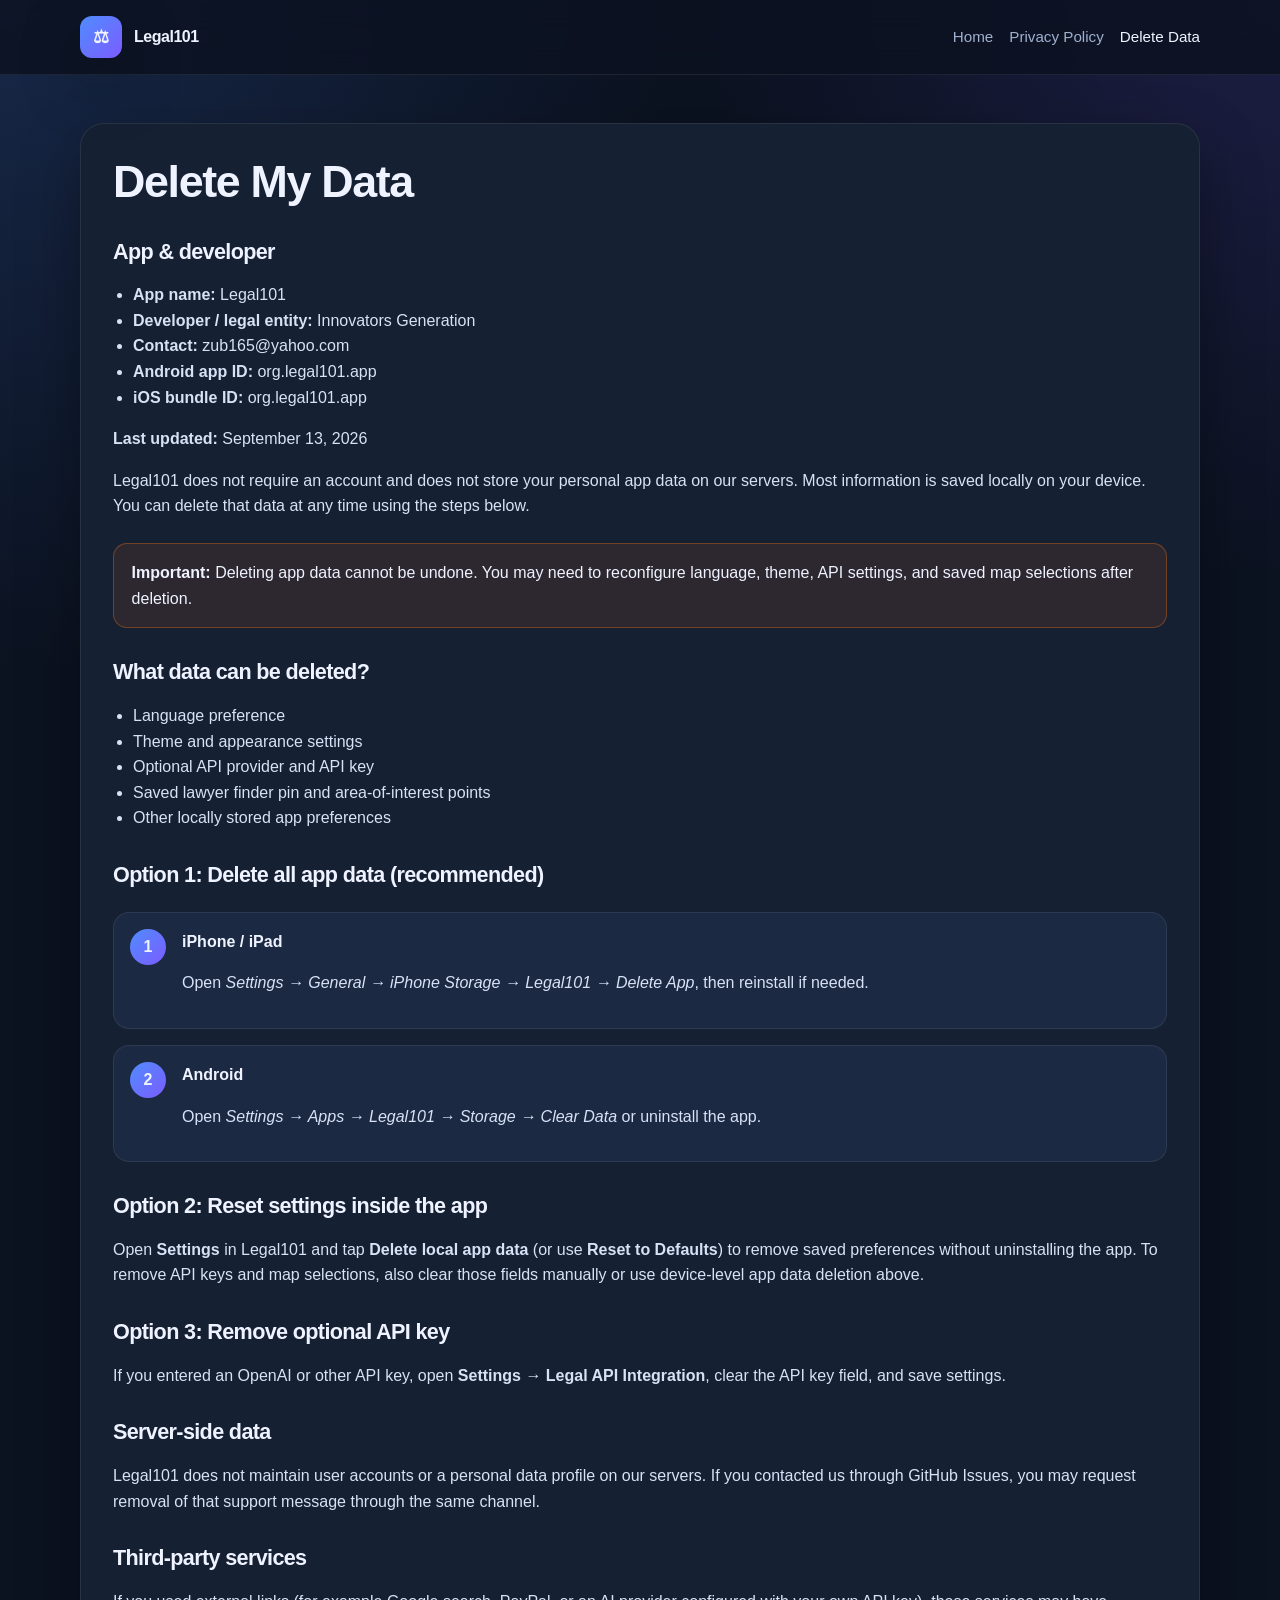
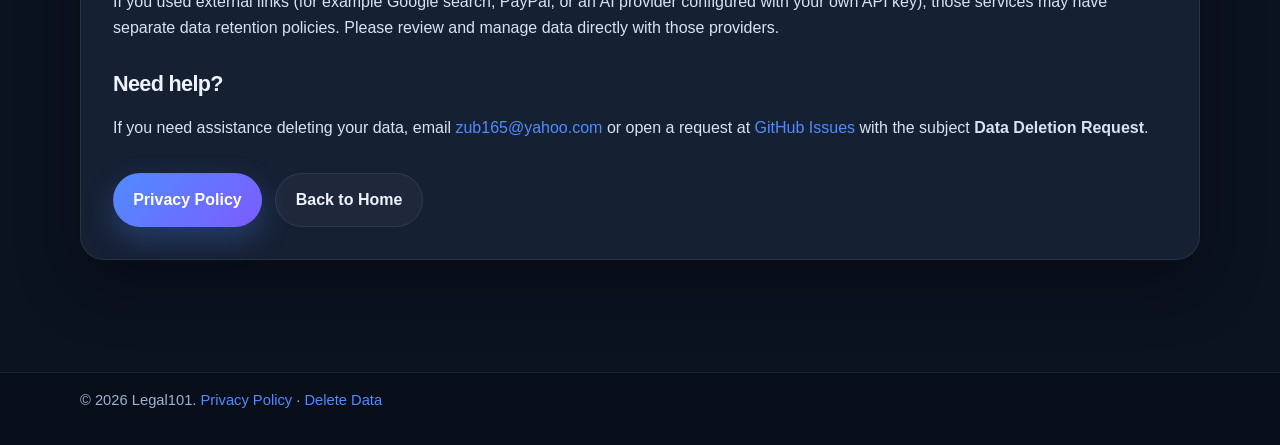
<file: delete.html>
<!DOCTYPE html>
<html lang="en">
<head>
  <meta charset="UTF-8">
  <meta name="viewport" content="width=device-width, initial-scale=1.0">
  <meta name="description" content="How to delete your data from the Legal101 mobile app.">
  <title>Delete My Data | Legal101</title>
  <link rel="stylesheet" href="website.css">
</head>
<body>
  <header class="site-header">
    <div class="container nav">
      <a class="brand" href="modern-website.html">
        <span class="brand-badge">⚖</span>
        <span>Legal101</span>
      </a>
      <nav class="nav-links" aria-label="Primary">
        <a href="modern-website.html">Home</a>
        <a href="privacy.html">Privacy Policy</a>
        <a class="active" href="delete.html">Delete Data</a>
      </nav>
    </div>
  </header>

  <main class="legal-page">
    <div class="container legal-shell">
      <h1>Delete My Data</h1>

      <h2>App &amp; developer</h2>
      <ul>
        <li><strong>App name:</strong> Legal101</li>
        <li><strong>Developer / legal entity:</strong> Innovators Generation</li>
        <li><strong>Contact:</strong> zub165@yahoo.com</li>
        <li><strong>Android app ID:</strong> org.legal101.app</li>
        <li><strong>iOS bundle ID:</strong> org.legal101.app</li>
      </ul>

      <p><strong>Last updated:</strong> September 13, 2026</p>
      <p>
        Legal101 does not require an account and does not store your personal app data on our servers.
        Most information is saved locally on your device. You can delete that data at any time using the steps below.
      </p>

      <div class="callout callout-warning">
        <strong>Important:</strong> Deleting app data cannot be undone. You may need to reconfigure language,
        theme, API settings, and saved map selections after deletion.
      </div>

      <h2>What data can be deleted?</h2>
      <ul>
        <li>Language preference</li>
        <li>Theme and appearance settings</li>
        <li>Optional API provider and API key</li>
        <li>Saved lawyer finder pin and area-of-interest points</li>
        <li>Other locally stored app preferences</li>
      </ul>

      <h2>Option 1: Delete all app data (recommended)</h2>
      <div class="steps">
        <div class="step">
          <div class="step-num">1</div>
          <div>
            <strong>iPhone / iPad</strong>
            <p>Open <em>Settings → General → iPhone Storage → Legal101 → Delete App</em>, then reinstall if needed.</p>
          </div>
        </div>
        <div class="step">
          <div class="step-num">2</div>
          <div>
            <strong>Android</strong>
            <p>Open <em>Settings → Apps → Legal101 → Storage → Clear Data</em> or uninstall the app.</p>
          </div>
        </div>
      </div>

      <h2>Option 2: Reset settings inside the app</h2>
      <p>
        Open <strong>Settings</strong> in Legal101 and tap <strong>Delete local app data</strong> (or use <strong>Reset to Defaults</strong>) to remove saved preferences
        without uninstalling the app. To remove API keys and map selections, also clear those fields manually
        or use device-level app data deletion above.
      </p>

      <h2>Option 3: Remove optional API key</h2>
      <p>
        If you entered an OpenAI or other API key, open <strong>Settings → Legal API Integration</strong>,
        clear the API key field, and save settings.
      </p>

      <h2>Server-side data</h2>
      <p>
        Legal101 does not maintain user accounts or a personal data profile on our servers.
        If you contacted us through GitHub Issues, you may request removal of that support message
        through the same channel.
      </p>

      <h2>Third-party services</h2>
      <p>
        If you used external links (for example Google search, PayPal, or an AI provider configured with your own API key),
        those services may have separate data retention policies. Please review and manage data directly with those providers.
      </p>

      <h2>Need help?</h2>
      <p>
        If you need assistance deleting your data, email
        <a href="mailto:zub165@yahoo.com">zub165@yahoo.com</a>
        or open a request at
        <a href="https://github.com/zub165/legal101/issues" target="_blank" rel="noopener noreferrer">GitHub Issues</a>
        with the subject <strong>Data Deletion Request</strong>.
      </p>

      <div class="hero-actions" style="margin-top: 2rem;">
        <a class="btn btn-primary" href="privacy.html">Privacy Policy</a>
        <a class="btn btn-secondary" href="modern-website.html">Back to Home</a>
      </div>
    </div>
  </main>

  <footer class="site-footer">
    <div class="container copyright">
      &copy; <span id="year"></span> Legal101. <a href="privacy.html">Privacy Policy</a> · <a href="delete.html">Delete Data</a>
    </div>
  </footer>

  <script>
    document.getElementById('year').textContent = new Date().getFullYear();
  </script>
</body>
</html>
</file>
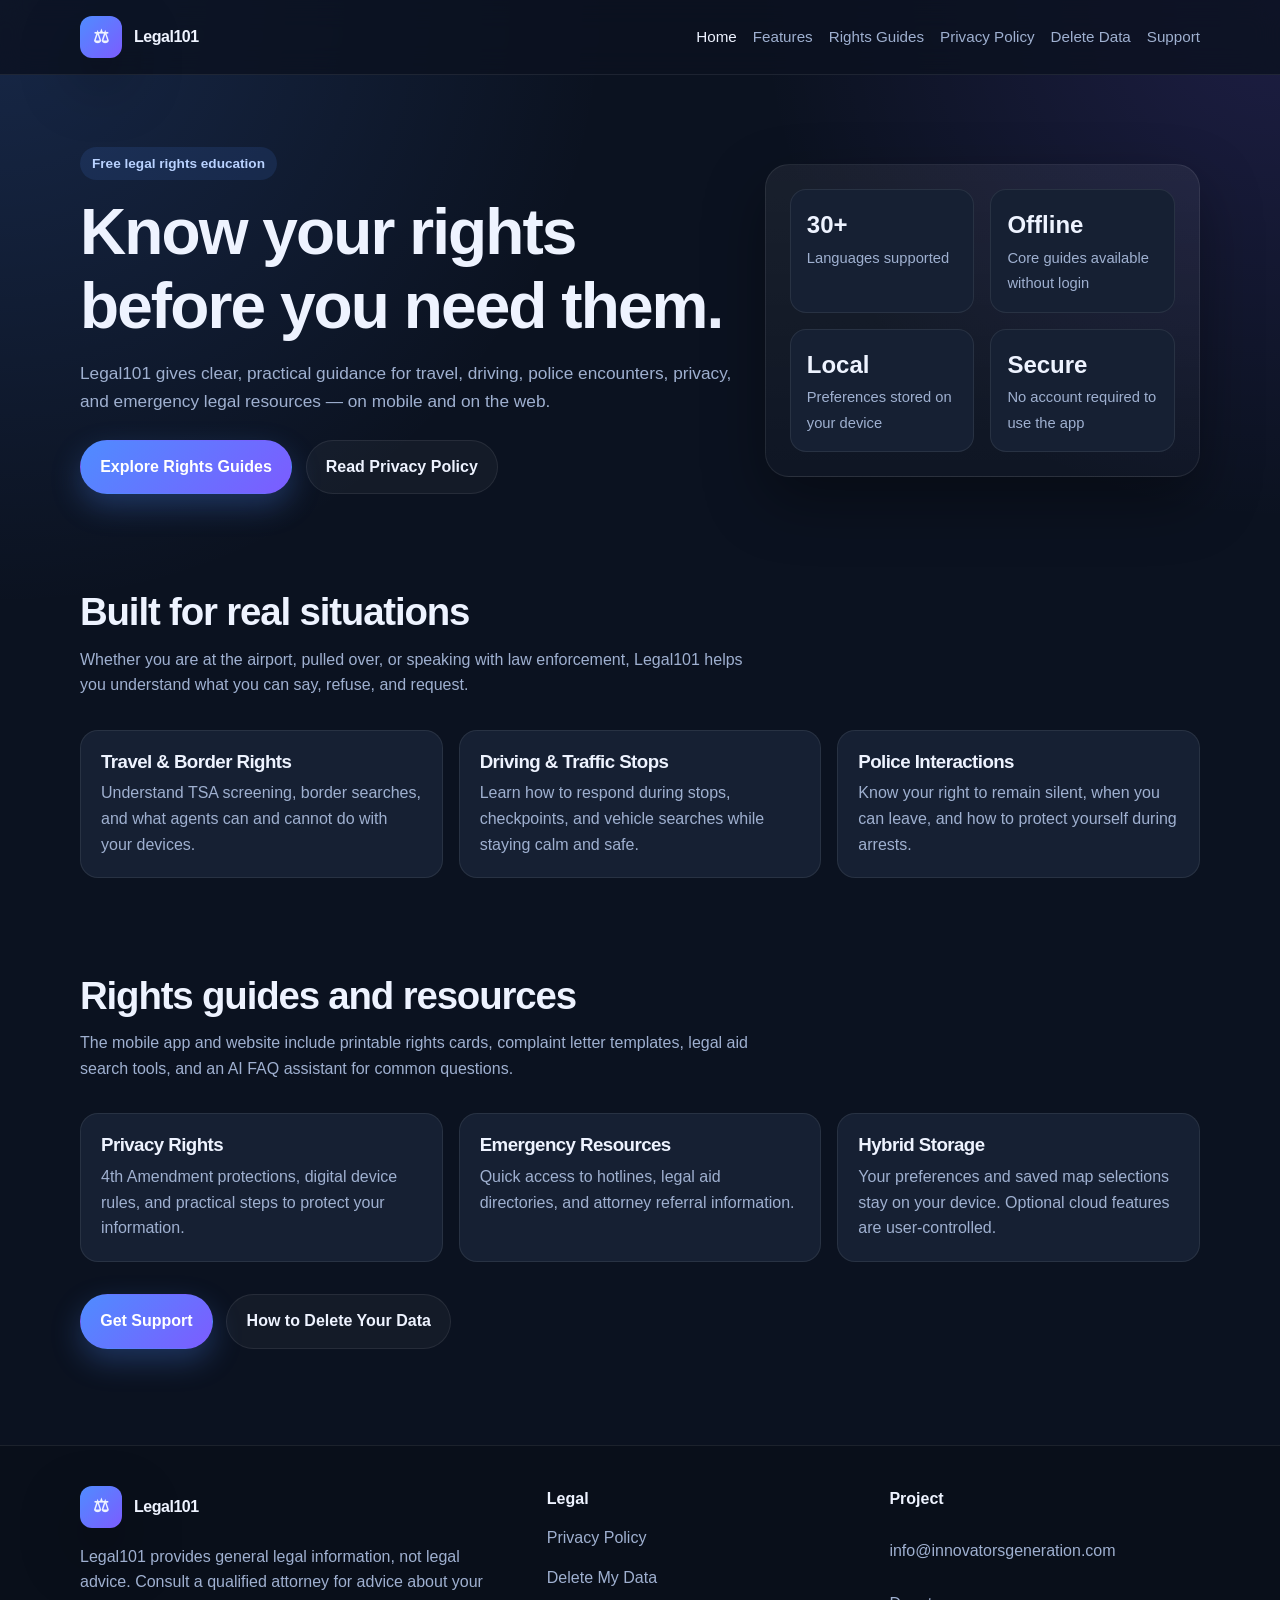
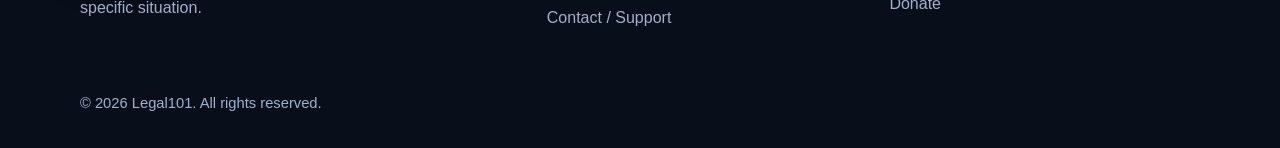
<file: modern-website.html>
<!DOCTYPE html>
<html lang="en">
<head>
  <meta charset="UTF-8">
  <meta name="viewport" content="width=device-width, initial-scale=1.0">
  <meta name="description" content="Legal101 helps citizens understand and protect their constitutional rights during travel, driving, police interactions, and everyday situations.">
  <title>Legal101 | Know Your Rights</title>
  <link rel="stylesheet" href="website.css">
</head>
<body>
  <header class="site-header">
    <div class="container nav">
      <a class="brand" href="modern-website.html">
        <span class="brand-badge">⚖</span>
        <span>Legal101</span>
      </a>
      <nav class="nav-links" aria-label="Primary">
        <a class="active" href="modern-website.html">Home</a>
        <a href="#features">Features</a>
        <a href="#rights">Rights Guides</a>
        <a href="privacy.html">Privacy Policy</a>
        <a href="delete.html">Delete Data</a>
        <a href="support.html">Support</a>
      </nav>
    </div>
  </header>

  <main>
    <section class="hero">
      <div class="container hero-grid">
        <div>
          <span class="eyebrow">Free legal rights education</span>
          <h1>Know your rights before you need them.</h1>
          <p>
            Legal101 gives clear, practical guidance for travel, driving, police encounters,
            privacy, and emergency legal resources — on mobile and on the web.
          </p>
          <div class="hero-actions">
            <a class="btn btn-primary" href="#rights">Explore Rights Guides</a>
            <a class="btn btn-secondary" href="privacy.html">Read Privacy Policy</a>
          </div>
        </div>
        <aside class="hero-card" aria-label="Highlights">
          <div class="stat-grid">
            <div class="stat">
              <strong>30+</strong>
              <span>Languages supported</span>
            </div>
            <div class="stat">
              <strong>Offline</strong>
              <span>Core guides available without login</span>
            </div>
            <div class="stat">
              <strong>Local</strong>
              <span>Preferences stored on your device</span>
            </div>
            <div class="stat">
              <strong>Secure</strong>
              <span>No account required to use the app</span>
            </div>
          </div>
        </aside>
      </div>
    </section>

    <section class="section" id="features">
      <div class="container">
        <h2 class="section-title">Built for real situations</h2>
        <p class="section-subtitle">
          Whether you are at the airport, pulled over, or speaking with law enforcement,
          Legal101 helps you understand what you can say, refuse, and request.
        </p>
        <div class="cards">
          <article class="card">
            <h3>Travel &amp; Border Rights</h3>
            <p>Understand TSA screening, border searches, and what agents can and cannot do with your devices.</p>
          </article>
          <article class="card">
            <h3>Driving &amp; Traffic Stops</h3>
            <p>Learn how to respond during stops, checkpoints, and vehicle searches while staying calm and safe.</p>
          </article>
          <article class="card">
            <h3>Police Interactions</h3>
            <p>Know your right to remain silent, when you can leave, and how to protect yourself during arrests.</p>
          </article>
        </div>
      </div>
    </section>

    <section class="section" id="rights">
      <div class="container">
        <h2 class="section-title">Rights guides and resources</h2>
        <p class="section-subtitle">
          The mobile app and website include printable rights cards, complaint letter templates,
          legal aid search tools, and an AI FAQ assistant for common questions.
        </p>
        <div class="cards">
          <article class="card">
            <h3>Privacy Rights</h3>
            <p>4th Amendment protections, digital device rules, and practical steps to protect your information.</p>
          </article>
          <article class="card">
            <h3>Emergency Resources</h3>
            <p>Quick access to hotlines, legal aid directories, and attorney referral information.</p>
          </article>
          <article class="card">
            <h3>Hybrid Storage</h3>
            <p>Your preferences and saved map selections stay on your device. Optional cloud features are user-controlled.</p>
          </article>
        </div>
        <div class="hero-actions" style="margin-top: 2rem;">
          <a class="btn btn-primary" href="support.html">Get Support</a>
          <a class="btn btn-secondary" href="delete.html">How to Delete Your Data</a>
        </div>
      </div>
    </section>
  </main>

  <footer class="site-footer">
    <div class="container footer-grid">
      <div>
        <div class="brand" style="margin-bottom: 0.75rem;">
          <span class="brand-badge">⚖</span>
          <span>Legal101</span>
        </div>
        <p>
          Legal101 provides general legal information, not legal advice.
          Consult a qualified attorney for advice about your specific situation.
        </p>
      </div>
      <div class="footer-links">
        <strong>Legal</strong>
        <a href="privacy.html">Privacy Policy</a>
        <a href="delete.html">Delete My Data</a>
        <a href="support.html">Contact / Support</a>
      </div>
      <div class="footer-links">
        <strong>Project</strong>
        <a href="mailto:info@innovatorsgeneration.com">info@innovatorsgeneration.com</a>
        <a href="https://www.paypal.com/donate?business=WRZ8DYSUSX6PU&amp;no_recurring=0&amp;item_name=For+The+people+to+Protect+Rights&amp;currency_code=USD" target="_blank" rel="noopener noreferrer">Donate</a>
      </div>
    </div>
    <div class="container copyright">
      &copy; <span id="year"></span> Legal101. All rights reserved.
    </div>
  </footer>

  <script>
    document.getElementById('year').textContent = new Date().getFullYear();
  </script>
</body>
</html>
</file>
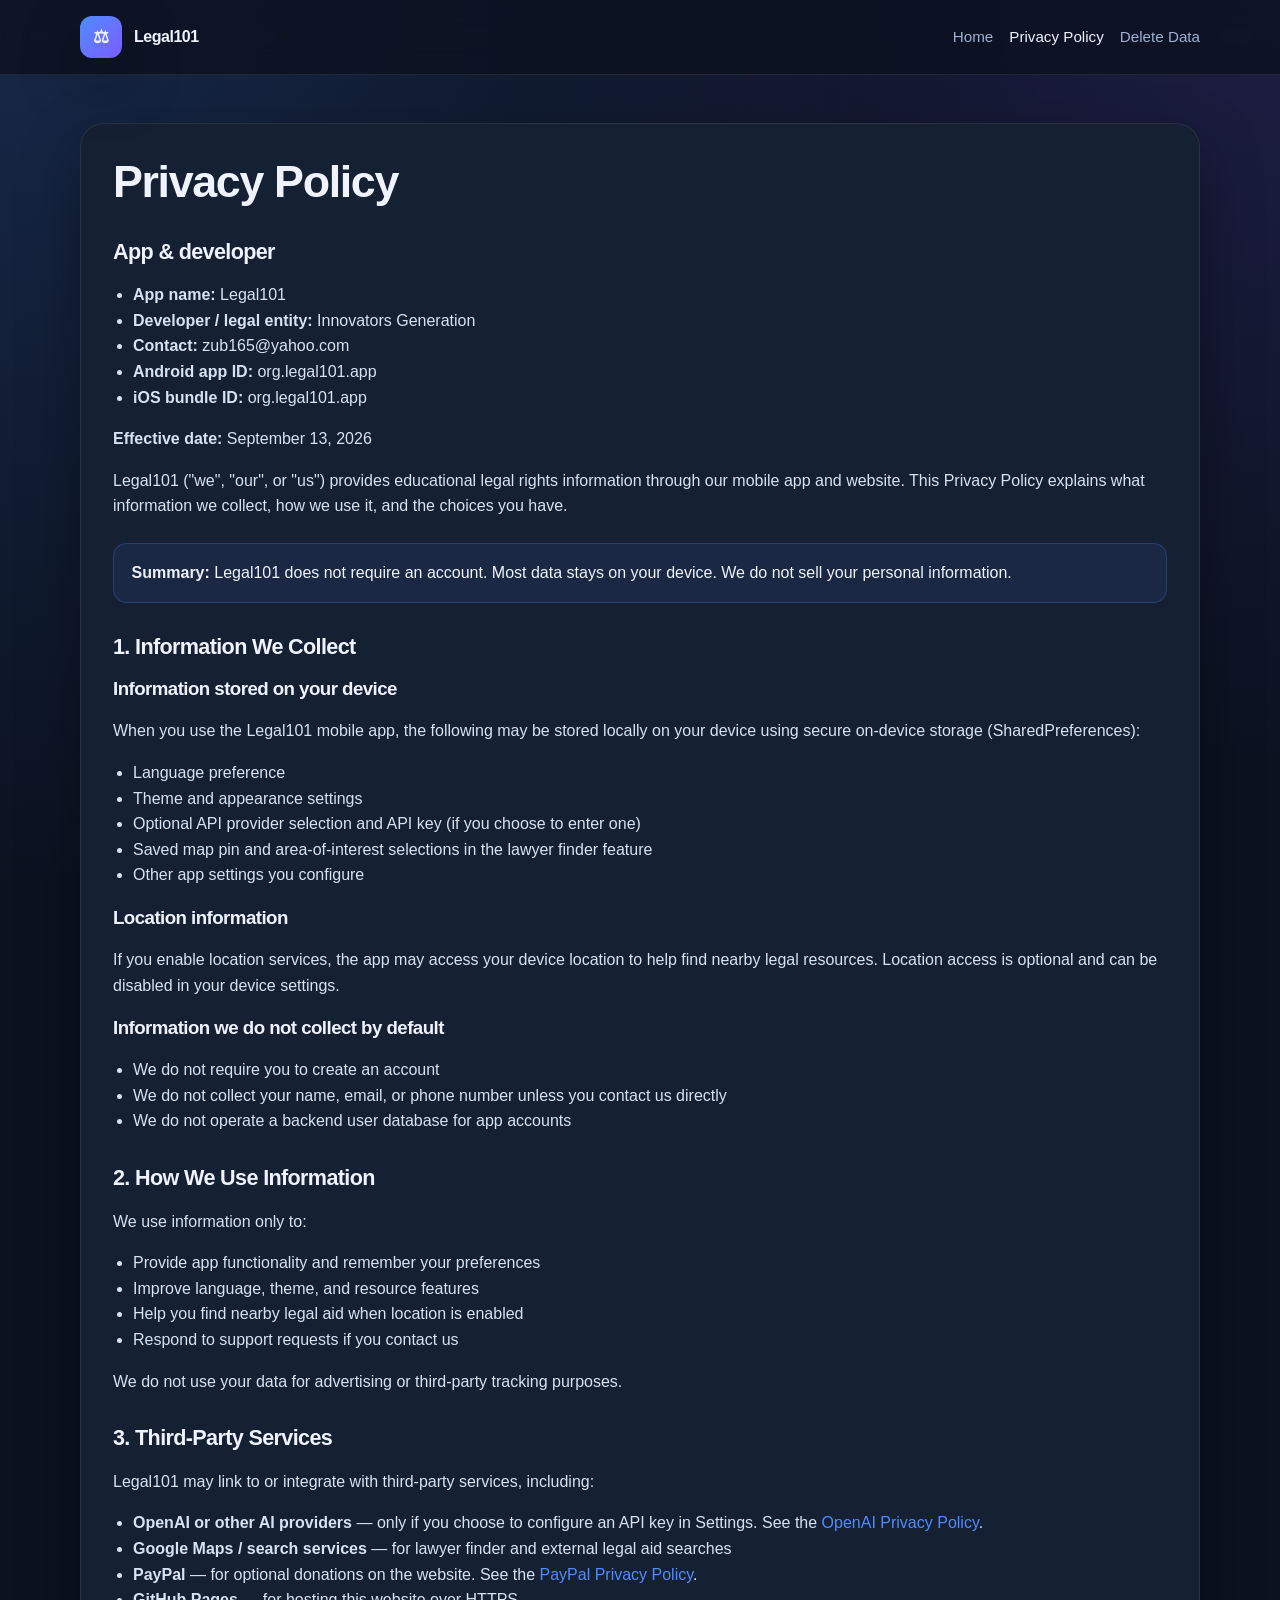
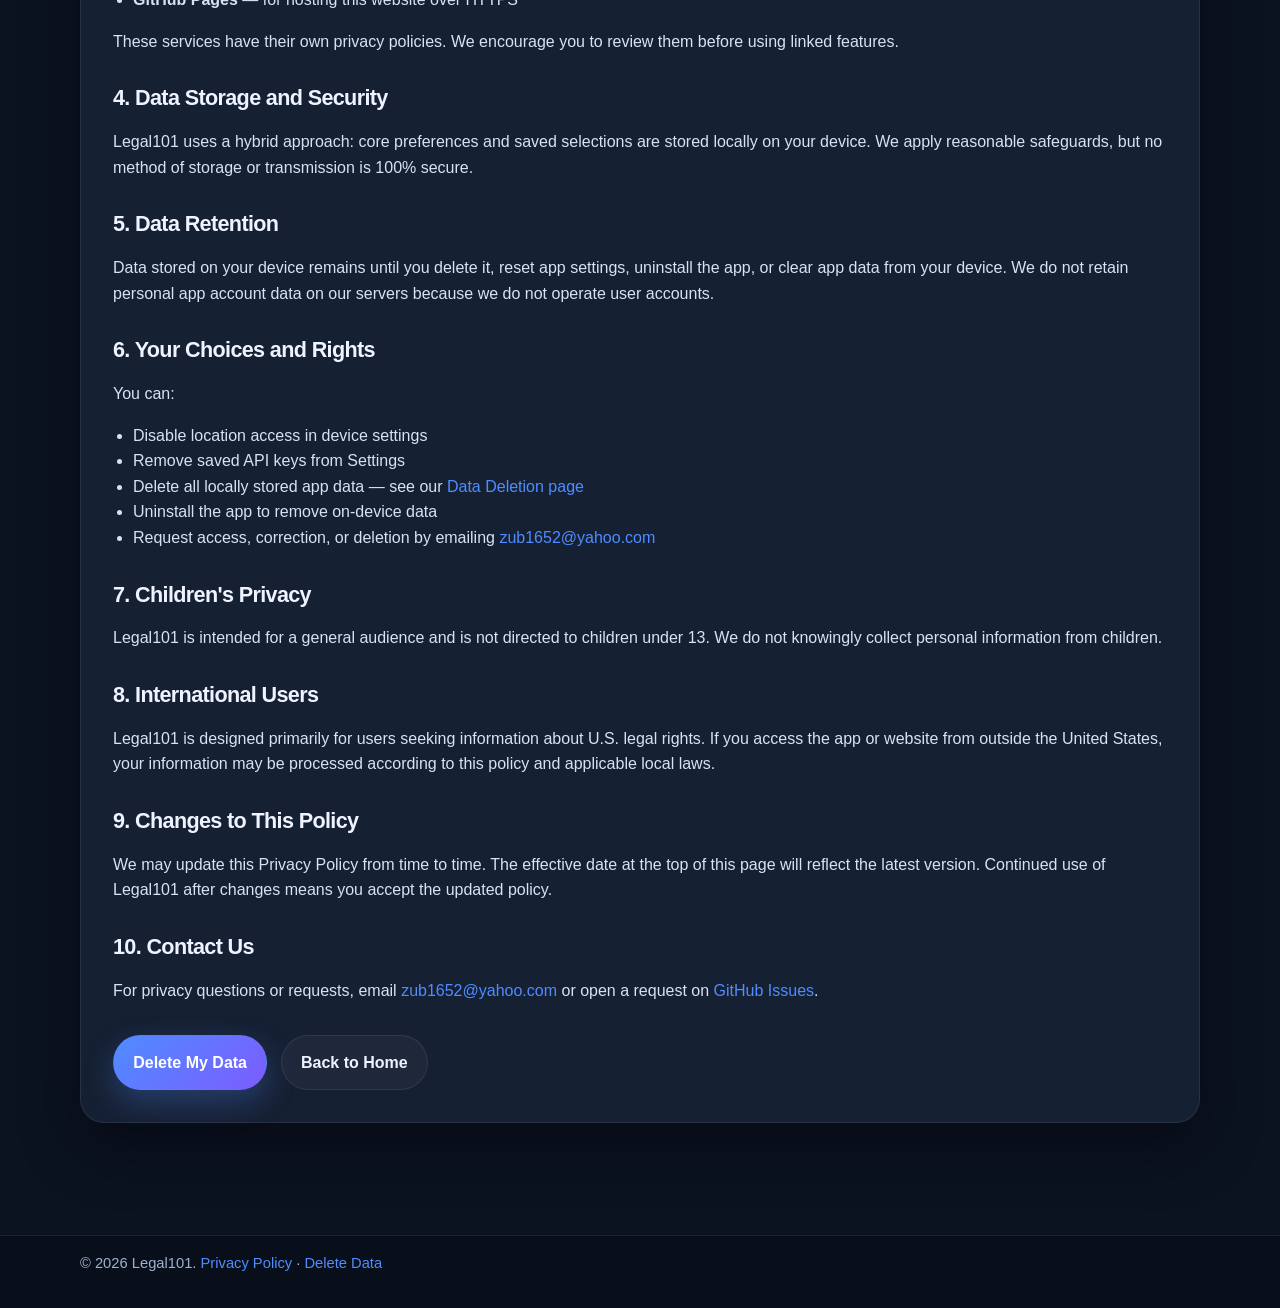
<file: privacy.html>
<!DOCTYPE html>
<html lang="en">
<head>
  <meta charset="UTF-8">
  <meta name="viewport" content="width=device-width, initial-scale=1.0">
  <meta name="description" content="Legal101 Privacy Policy - how we collect, use, and protect your information.">
  <title>Privacy Policy | Legal101</title>
  <link rel="stylesheet" href="website.css">
</head>
<body>
  <header class="site-header">
    <div class="container nav">
      <a class="brand" href="modern-website.html">
        <span class="brand-badge">⚖</span>
        <span>Legal101</span>
      </a>
      <nav class="nav-links" aria-label="Primary">
        <a href="modern-website.html">Home</a>
        <a class="active" href="privacy.html">Privacy Policy</a>
        <a href="delete.html">Delete Data</a>
      </nav>
    </div>
  </header>

  <main class="legal-page">
    <div class="container legal-shell">
      <h1>Privacy Policy</h1>

      <h2>App &amp; developer</h2>
      <ul>
        <li><strong>App name:</strong> Legal101</li>
        <li><strong>Developer / legal entity:</strong> Innovators Generation</li>
        <li><strong>Contact:</strong> zub165@yahoo.com</li>
        <li><strong>Android app ID:</strong> org.legal101.app</li>
        <li><strong>iOS bundle ID:</strong> org.legal101.app</li>
      </ul>

      <p><strong>Effective date:</strong> September 13, 2026</p>
      <p>
        Legal101 ("we", "our", or "us") provides educational legal rights information through
        our mobile app and website. This Privacy Policy explains what information we collect,
        how we use it, and the choices you have.
      </p>

      <div class="callout">
        <strong>Summary:</strong> Legal101 does not require an account. Most data stays on your device.
        We do not sell your personal information.
      </div>

      <h2>1. Information We Collect</h2>
      <h3>Information stored on your device</h3>
      <p>When you use the Legal101 mobile app, the following may be stored locally on your device using secure on-device storage (SharedPreferences):</p>
      <ul>
        <li>Language preference</li>
        <li>Theme and appearance settings</li>
        <li>Optional API provider selection and API key (if you choose to enter one)</li>
        <li>Saved map pin and area-of-interest selections in the lawyer finder feature</li>
        <li>Other app settings you configure</li>
      </ul>

      <h3>Location information</h3>
      <p>
        If you enable location services, the app may access your device location to help find nearby
        legal resources. Location access is optional and can be disabled in your device settings.
      </p>

      <h3>Information we do not collect by default</h3>
      <ul>
        <li>We do not require you to create an account</li>
        <li>We do not collect your name, email, or phone number unless you contact us directly</li>
        <li>We do not operate a backend user database for app accounts</li>
      </ul>

      <h2>2. How We Use Information</h2>
      <p>We use information only to:</p>
      <ul>
        <li>Provide app functionality and remember your preferences</li>
        <li>Improve language, theme, and resource features</li>
        <li>Help you find nearby legal aid when location is enabled</li>
        <li>Respond to support requests if you contact us</li>
      </ul>
      <p>We do not use your data for advertising or third-party tracking purposes.</p>

      <h2>3. Third-Party Services</h2>
      <p>Legal101 may link to or integrate with third-party services, including:</p>
      <ul>
        <li><strong>OpenAI or other AI providers</strong> — only if you choose to configure an API key in Settings. See the <a href="https://openai.com/privacy" target="_blank" rel="noopener noreferrer">OpenAI Privacy Policy</a>.</li>
        <li><strong>Google Maps / search services</strong> — for lawyer finder and external legal aid searches</li>
        <li><strong>PayPal</strong> — for optional donations on the website. See the <a href="https://www.paypal.com/us/webapps/mpp/ua/privacy-full" target="_blank" rel="noopener noreferrer">PayPal Privacy Policy</a>.</li>
        <li><strong>GitHub Pages</strong> — for hosting this website over HTTPS</li>
      </ul>
      <p>
        These services have their own privacy policies. We encourage you to review them before using
        linked features.
      </p>

      <h2>4. Data Storage and Security</h2>
      <p>
        Legal101 uses a hybrid approach: core preferences and saved selections are stored locally on your device.
        We apply reasonable safeguards, but no method of storage or transmission is 100% secure.
      </p>

      <h2>5. Data Retention</h2>
      <p>
        Data stored on your device remains until you delete it, reset app settings, uninstall the app,
        or clear app data from your device. We do not retain personal app account data on our servers
        because we do not operate user accounts.
      </p>

      <h2>6. Your Choices and Rights</h2>
      <p>You can:</p>
      <ul>
        <li>Disable location access in device settings</li>
        <li>Remove saved API keys from Settings</li>
        <li>Delete all locally stored app data — see our <a href="delete.html">Data Deletion page</a></li>
        <li>Uninstall the app to remove on-device data</li>
        <li>Request access, correction, or deletion by emailing <a href="mailto:zub1652@yahoo.com">zub1652@yahoo.com</a></li>
      </ul>

      <h2>7. Children's Privacy</h2>
      <p>
        Legal101 is intended for a general audience and is not directed to children under 13.
        We do not knowingly collect personal information from children.
      </p>

      <h2>8. International Users</h2>
      <p>
        Legal101 is designed primarily for users seeking information about U.S. legal rights.
        If you access the app or website from outside the United States, your information may be
        processed according to this policy and applicable local laws.
      </p>

      <h2>9. Changes to This Policy</h2>
      <p>
        We may update this Privacy Policy from time to time. The effective date at the top of this page
        will reflect the latest version. Continued use of Legal101 after changes means you accept the updated policy.
      </p>

      <h2>10. Contact Us</h2>
      <p>
        For privacy questions or requests, email
        <a href="mailto:zub1652@yahoo.com">zub1652@yahoo.com</a>
        or open a request on
        <a href="https://github.com/zub165/legal101/issues" target="_blank" rel="noopener noreferrer">GitHub Issues</a>.
      </p>

      <div class="hero-actions" style="margin-top: 2rem;">
        <a class="btn btn-primary" href="delete.html">Delete My Data</a>
        <a class="btn btn-secondary" href="modern-website.html">Back to Home</a>
      </div>
    </div>
  </main>

  <footer class="site-footer">
    <div class="container copyright">
      &copy; <span id="year"></span> Legal101. <a href="privacy.html">Privacy Policy</a> · <a href="delete.html">Delete Data</a>
    </div>
  </footer>

  <script>
    document.getElementById('year').textContent = new Date().getFullYear();
  </script>
</body>
</html>
</file>
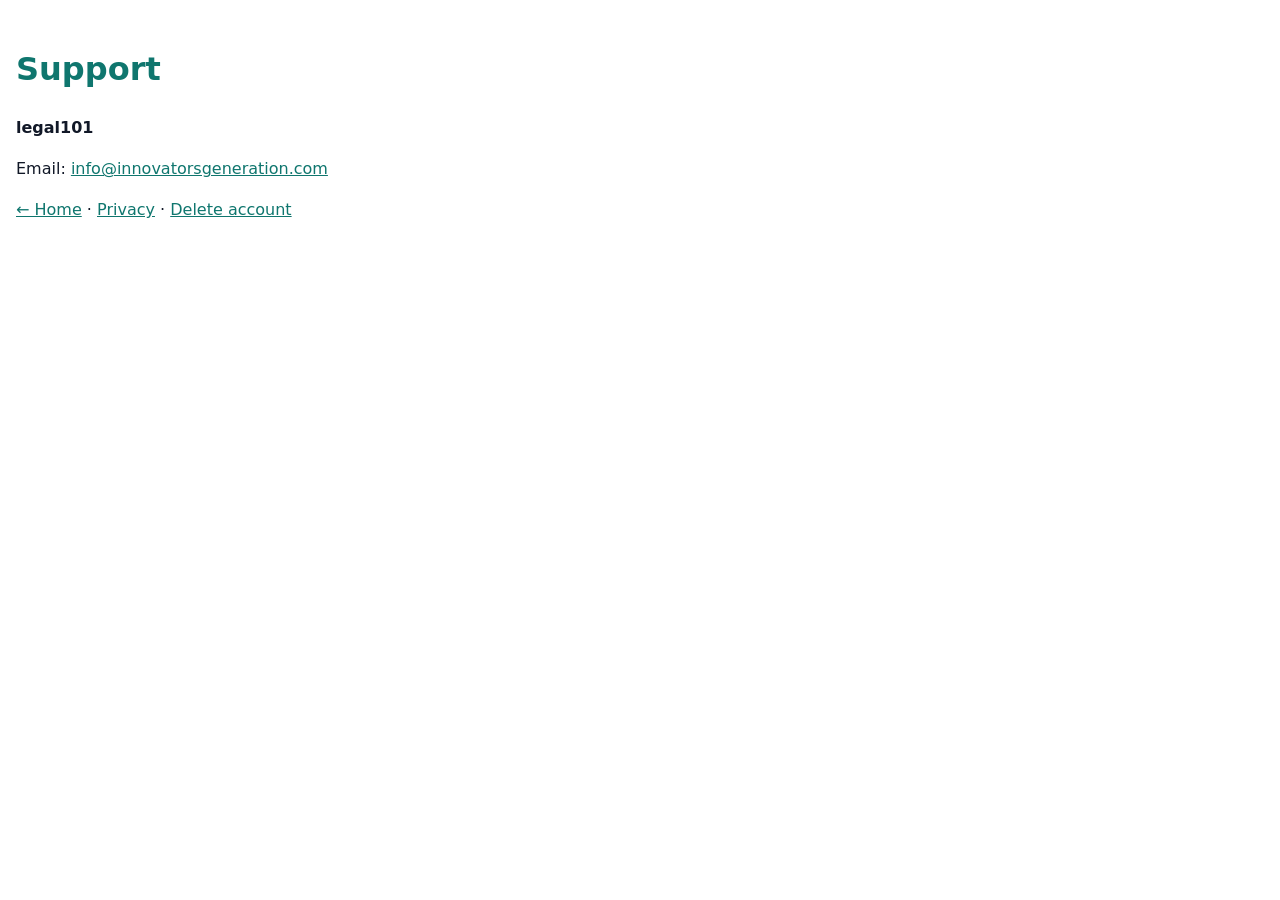
<file: support.html>
<!doctype html>
<html lang="en">
<head>
  <meta charset="UTF-8" />
  <meta name="viewport" content="width=device-width, initial-scale=1" />
  <title>Support · legal101</title>
  <style>
    body { margin: 0; font-family: system-ui, sans-serif; line-height: 1.55; color: #111827; max-width: 820px; margin: 0 auto; padding: 24px 16px; }
    h1 { color: #0f766e; }
    a { color: #0f766e; }
  </style>
<meta name="viewport" content="width=device-width, initial-scale=1, viewport-fit=cover" />
  <meta name="mobile-web-app-capable" content="yes" />
  <meta name="apple-mobile-web-app-capable" content="yes" />
  <meta name="theme-color" content="#0f766e" />
  <style id="mobile-enhance">
    *, *::before, *::after { box-sizing: border-box; }
    html { -webkit-text-size-adjust: 100%; text-size-adjust: 100%; }
    body { margin: 0; overflow-x: hidden; }
    img, video, iframe, svg, canvas, table { max-width: 100%; height: auto; }
    input, select, textarea, button { max-width: 100%; font-size: 16px; }
    @media (max-width: 768px) {
      body { padding-left: 12px; padding-right: 12px; }
      h1 { font-size: 1.5rem; }
    }
  </style>
</head>
<body>
  <h1>Support</h1>
  <p><strong>legal101</strong></p>
  <p>Email: <a href="mailto:info@innovatorsgeneration.com">info@innovatorsgeneration.com</a></p>
  <p><a href="index.html">← Home</a> · <a href="privacy.html">Privacy</a> · <a href="delete.html">Delete account</a></p>
</body>
</html>
</file>
<file: website.css>
:root {
  --bg: #0b1220;
  --bg-soft: #111a2e;
  --surface: #162033;
  --surface-2: #1c2942;
  --text: #eef3ff;
  --muted: #9fb0d0;
  --primary: #4f8cff;
  --primary-2: #7c5cff;
  --accent: #22c55e;
  --danger: #f97316;
  --border: rgba(255, 255, 255, 0.08);
  --shadow: 0 24px 60px rgba(0, 0, 0, 0.35);
  --radius: 18px;
  --max: 1120px;
}

* {
  box-sizing: border-box;
}

html {
  scroll-behavior: smooth;
}

body {
  margin: 0;
  font-family: Inter, -apple-system, BlinkMacSystemFont, "Segoe UI", Roboto, sans-serif;
  color: var(--text);
  background:
    radial-gradient(circle at top left, rgba(79, 140, 255, 0.18), transparent 28%),
    radial-gradient(circle at top right, rgba(124, 92, 255, 0.16), transparent 24%),
    var(--bg);
  line-height: 1.6;
}

a {
  color: var(--primary);
  text-decoration: none;
}

a:hover {
  text-decoration: underline;
}

img {
  max-width: 100%;
  display: block;
}

.container {
  width: min(100% - 2rem, var(--max));
  margin: 0 auto;
}

.site-header {
  position: sticky;
  top: 0;
  z-index: 20;
  backdrop-filter: blur(14px);
  background: rgba(11, 18, 32, 0.82);
  border-bottom: 1px solid var(--border);
}

.nav {
  display: flex;
  align-items: center;
  justify-content: space-between;
  gap: 1rem;
  padding: 1rem 0;
}

.brand {
  display: flex;
  align-items: center;
  gap: 0.75rem;
  color: var(--text);
  font-weight: 800;
  letter-spacing: -0.03em;
}

.brand-badge {
  width: 42px;
  height: 42px;
  border-radius: 12px;
  display: grid;
  place-items: center;
  background: linear-gradient(135deg, var(--primary), var(--primary-2));
  box-shadow: var(--shadow);
  font-size: 1.1rem;
}

.nav-links {
  display: flex;
  flex-wrap: wrap;
  gap: 0.75rem 1rem;
  align-items: center;
}

.nav-links a {
  color: var(--muted);
  font-size: 0.95rem;
}

.nav-links a.active,
.nav-links a:hover {
  color: var(--text);
  text-decoration: none;
}

.btn {
  display: inline-flex;
  align-items: center;
  justify-content: center;
  gap: 0.5rem;
  padding: 0.85rem 1.2rem;
  border-radius: 999px;
  border: 1px solid transparent;
  font-weight: 700;
  cursor: pointer;
  transition: transform 0.2s ease, box-shadow 0.2s ease;
}

.btn:hover {
  transform: translateY(-1px);
  text-decoration: none;
}

.btn-primary {
  color: white;
  background: linear-gradient(135deg, var(--primary), var(--primary-2));
  box-shadow: 0 12px 30px rgba(79, 140, 255, 0.28);
}

.btn-secondary {
  color: var(--text);
  background: rgba(255, 255, 255, 0.04);
  border-color: var(--border);
}

.hero {
  padding: 4.5rem 0 3rem;
}

.hero-grid {
  display: grid;
  grid-template-columns: 1.2fr 0.8fr;
  gap: 2rem;
  align-items: center;
}

.eyebrow {
  display: inline-block;
  padding: 0.35rem 0.75rem;
  border-radius: 999px;
  background: rgba(79, 140, 255, 0.12);
  color: #b9d2ff;
  font-size: 0.85rem;
  font-weight: 700;
  margin-bottom: 1rem;
}

h1, h2, h3 {
  line-height: 1.15;
  letter-spacing: -0.03em;
}

.hero h1 {
  font-size: clamp(2.4rem, 5vw, 4rem);
  margin: 0 0 1rem;
}

.hero p {
  color: var(--muted);
  font-size: 1.08rem;
  max-width: 42rem;
}

.hero-actions {
  display: flex;
  flex-wrap: wrap;
  gap: 0.85rem;
  margin-top: 1.5rem;
}

.hero-card {
  background: linear-gradient(180deg, rgba(255, 255, 255, 0.06), rgba(255, 255, 255, 0.02));
  border: 1px solid var(--border);
  border-radius: 24px;
  padding: 1.5rem;
  box-shadow: var(--shadow);
}

.stat-grid {
  display: grid;
  grid-template-columns: repeat(2, minmax(0, 1fr));
  gap: 1rem;
}

.stat {
  background: var(--surface);
  border: 1px solid var(--border);
  border-radius: 16px;
  padding: 1rem;
}

.stat strong {
  display: block;
  font-size: 1.5rem;
}

.stat span {
  color: var(--muted);
  font-size: 0.92rem;
}

.section {
  padding: 3rem 0;
}

.section-title {
  font-size: clamp(1.8rem, 3vw, 2.4rem);
  margin: 0 0 0.75rem;
}

.section-subtitle {
  color: var(--muted);
  margin: 0 0 2rem;
  max-width: 42rem;
}

.cards {
  display: grid;
  grid-template-columns: repeat(3, minmax(0, 1fr));
  gap: 1rem;
}

.card {
  background: var(--surface);
  border: 1px solid var(--border);
  border-radius: var(--radius);
  padding: 1.25rem;
}

.card h3 {
  margin: 0 0 0.5rem;
}

.card p {
  margin: 0;
  color: var(--muted);
}

.legal-page {
  padding: 3rem 0 4rem;
}

.legal-shell {
  background: var(--surface);
  border: 1px solid var(--border);
  border-radius: 24px;
  padding: 2rem;
  box-shadow: var(--shadow);
}

.legal-shell h1 {
  margin-top: 0;
  font-size: clamp(2rem, 4vw, 2.8rem);
}

.legal-shell h2 {
  margin-top: 2rem;
  font-size: 1.35rem;
}

.legal-shell p,
.legal-shell li {
  color: #d7e2f7;
}

.legal-shell ul,
.legal-shell ol {
  padding-left: 1.25rem;
}

.callout {
  margin: 1.5rem 0;
  padding: 1rem 1.1rem;
  border-radius: 14px;
  border: 1px solid rgba(79, 140, 255, 0.25);
  background: rgba(79, 140, 255, 0.08);
}

.callout-warning {
  border-color: rgba(249, 115, 22, 0.35);
  background: rgba(249, 115, 22, 0.1);
}

.steps {
  display: grid;
  gap: 1rem;
  margin-top: 1.5rem;
}

.step {
  display: grid;
  grid-template-columns: auto 1fr;
  gap: 1rem;
  align-items: start;
  padding: 1rem;
  border-radius: 16px;
  background: var(--surface-2);
  border: 1px solid var(--border);
}

.step-num {
  width: 36px;
  height: 36px;
  border-radius: 50%;
  display: grid;
  place-items: center;
  background: linear-gradient(135deg, var(--primary), var(--primary-2));
  font-weight: 800;
}

.site-footer {
  margin-top: 3rem;
  border-top: 1px solid var(--border);
  background: rgba(0, 0, 0, 0.18);
}

.footer-grid {
  display: grid;
  grid-template-columns: 1.4fr 1fr 1fr;
  gap: 2rem;
  padding: 2.5rem 0;
}

.footer-grid p,
.footer-grid a {
  color: var(--muted);
}

.footer-links {
  display: grid;
  gap: 0.5rem;
}

.copyright {
  padding: 1rem 0 2rem;
  color: var(--muted);
  font-size: 0.92rem;
}

@media (max-width: 900px) {
  .hero-grid,
  .cards,
  .footer-grid {
    grid-template-columns: 1fr;
  }

  .nav {
    flex-direction: column;
    align-items: flex-start;
  }
}
</file>
